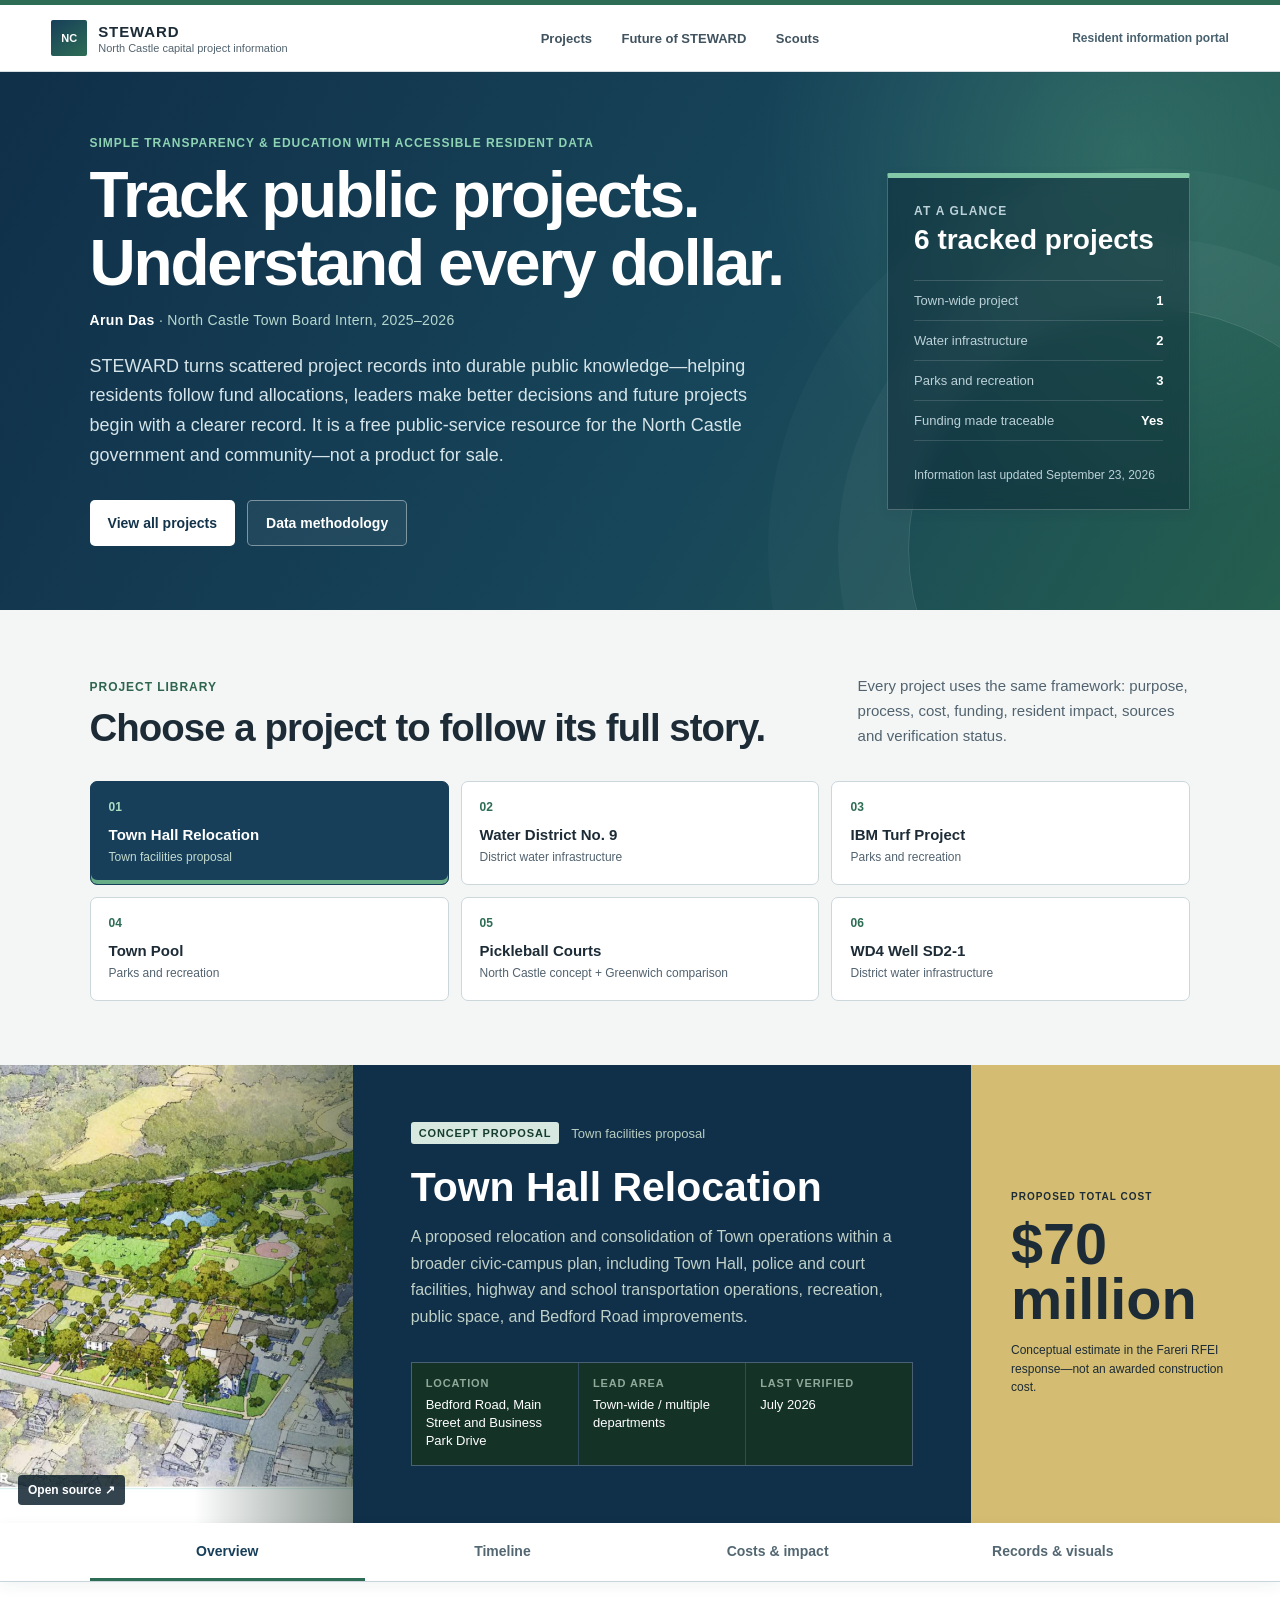
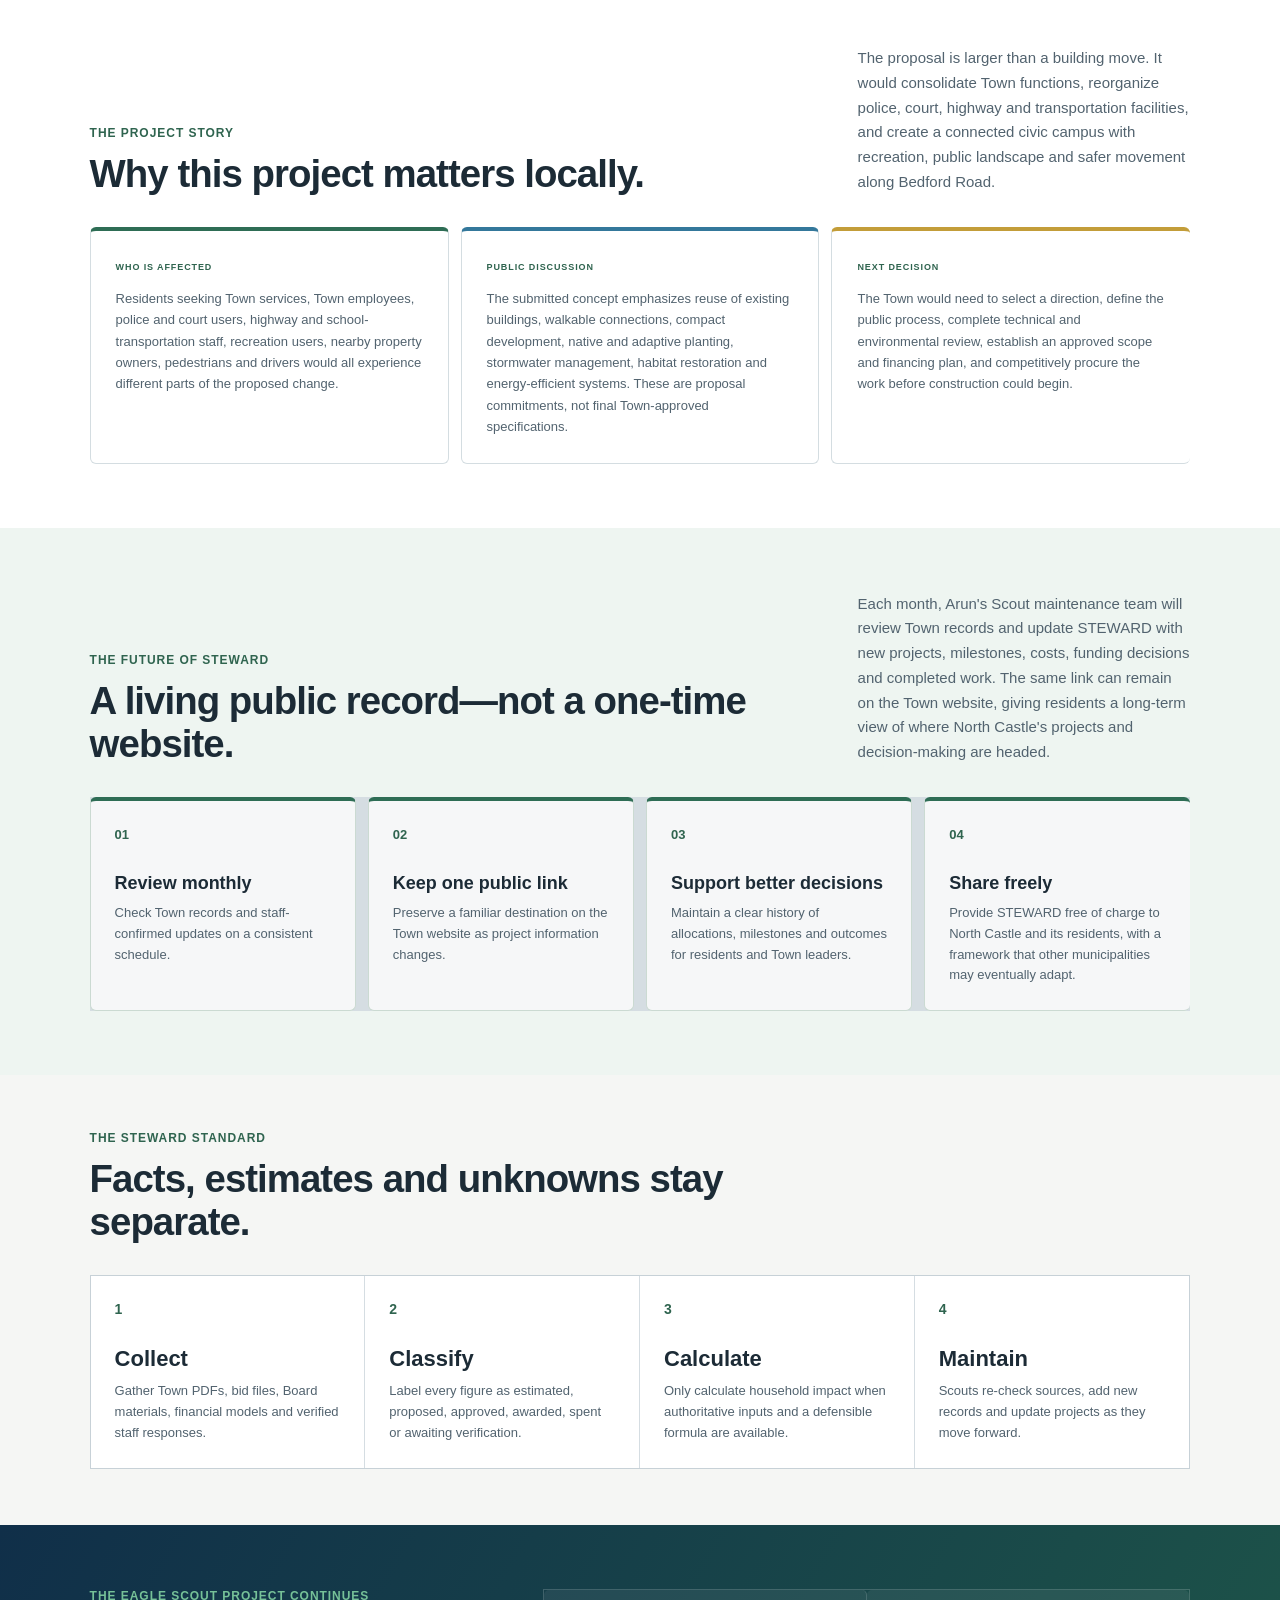
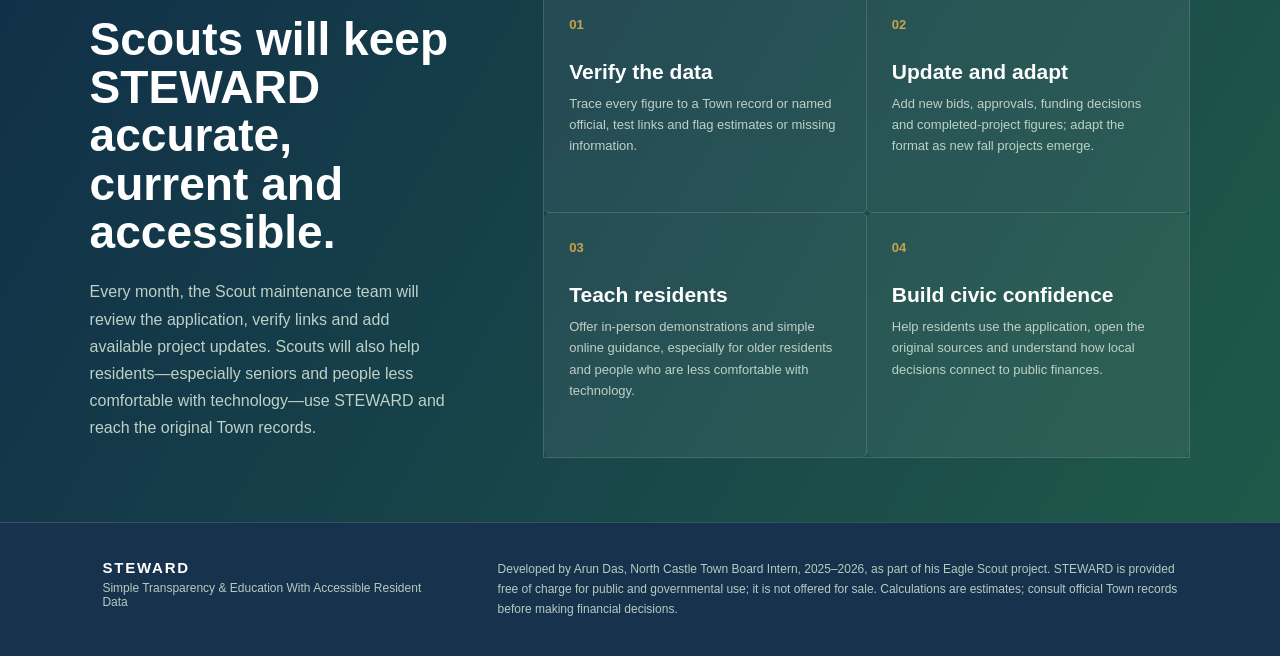
<file: index.html>
<!doctype html>
<html lang="en">
<head>
  <meta charset="utf-8">
  <meta name="viewport" content="width=device-width, initial-scale=1">
  <meta name="description" content="STEWARD helps North Castle residents understand capital projects, funding, timelines and potential household impacts.">
  <title>STEWARD | North Castle Project Explorer</title>
  <link rel="stylesheet" href="styles.css?v=20260923-5">
</head>
<body>
  <header class="site-header">
    <a class="brand" href="#top" aria-label="STEWARD home">
      <span class="brand-mark">NC</span>
      <span><strong>STEWARD</strong><small>North Castle capital project information</small></span>
    </a>
    <nav aria-label="Primary navigation">
      <a href="#projects">Projects</a>
      <a href="#future">Future of STEWARD</a>
      <a href="#scouts">Scouts</a>
    </nav>
    <a class="prototype-tag" href="#methodology" style="text-decoration:none">Resident information portal</a>
  </header>

  <main id="top">
    <section class="hero">
      <div class="hero-copy">
        <p class="eyebrow">Simple Transparency &amp; Education With Accessible Resident Data</p>
        <h1>Track public projects. Understand every dollar.</h1>
        <p class="hero-byline"><strong>Arun Das</strong> · North Castle Town Board Intern, 2025–2026</p>
        <p class="hero-lede">
          STEWARD turns scattered project records into durable public knowledge—helping residents follow fund allocations, leaders make better decisions and future projects begin with a clearer record.
          It is a free public-service resource for the North Castle government and community—not a product for sale.
        </p>
        <div class="hero-actions">
          <a class="button button-primary" href="#projects">View all projects</a>
          <a class="button button-secondary" href="#methodology">Data methodology</a>
        </div>
      </div>
      <aside class="hero-summary" aria-label="Application summary">
        <p>At a glance</p>
        <strong>6 tracked projects</strong>
        <dl>
          <div><dt>Town-wide project</dt><dd>1</dd></div>
          <div><dt>Water infrastructure</dt><dd>2</dd></div>
          <div><dt>Parks and recreation</dt><dd>3</dd></div>
          <div><dt>Funding made traceable</dt><dd>Yes</dd></div>
        </dl>
        <span>Information last updated September 23, 2026</span>
      </aside>
    </section>

    <section class="section projects-section" id="projects">
      <div class="section-heading">
        <div>
          <p class="eyebrow">Project library</p>
          <h2>Choose a project to follow its full story.</h2>
        </div>
        <p>
          Every project uses the same framework: purpose, process, cost, funding,
          resident impact, sources and verification status.
        </p>
      </div>
      <div class="project-tabs" id="projectTabs" role="tablist" aria-label="Select a project"></div>
    </section>

    <section class="project-banner" id="projectBanner">
      <a class="project-visual" id="projectVisual" target="_blank" rel="noreferrer" aria-label="Open the source behind this project image"></a>
      <div class="project-banner-copy">
        <div class="project-meta">
          <span class="status-pill" id="projectStatus"></span>
          <span id="projectCategory"></span>
        </div>
        <h2 id="projectName"></h2>
        <p id="projectSummary"></p>
        <dl class="project-facts">
          <div><dt>Location</dt><dd id="projectLocation"></dd></div>
          <div><dt>Lead area</dt><dd id="projectDepartment"></dd></div>
          <div><dt>Last verified</dt><dd id="projectVerified"></dd></div>
        </dl>
      </div>
      <div class="headline-cost">
        <span id="costLabel"></span>
        <strong id="costValue"></strong>
        <p id="costNote"></p>
      </div>
    </section>
    <div class="comparison-note" id="comparisonNote" hidden></div>

    <nav class="detail-nav" id="detailNav" aria-label="Project information views">
      <button type="button" class="active" data-view="overview">Overview</button>
      <button type="button" data-view="timeline">Timeline</button>
      <button type="button" data-view="finance">Costs &amp; impact</button>
      <button type="button" data-view="evidence">Records &amp; visuals</button>
    </nav>

    <section class="section story-section project-view" id="projectStory" data-view="overview" hidden>
      <div class="section-heading">
        <div><p class="eyebrow">The project story</p><h2>Why this project matters locally.</h2></div>
        <p id="storyContext"></p>
      </div>
      <div class="story-grid">
        <article><span>WHO IS AFFECTED</span><p id="storyPeople"></p></article>
        <article><span>PUBLIC DISCUSSION</span><p id="storyDiscussion"></p></article>
        <article><span>NEXT DECISION</span><p id="storyNext"></p></article>
      </div>
    </section>

    <section class="section timeline-section project-view" id="timeline" data-view="timeline" hidden>
      <div class="section-heading">
        <div>
          <p class="eyebrow">Timeline and process</p>
          <h2>Where the project has been—and what comes next.</h2>
        </div>
        <p>Completed events and future steps are separated so a proposal never looks like an approval.</p>
      </div>
      <ol class="timeline" id="timelineList"></ol>
    </section>

    <section class="section finance-section project-view" id="funding" data-view="finance" hidden>
      <div class="section-heading">
        <div>
          <p class="eyebrow">Costs and funding</p>
          <h2>How the project is assembled financially.</h2>
        </div>
        <p>Amounts retain their original status: estimated, proposed, awarded, spent or still awaiting verification.</p>
      </div>
      <div class="finance-grid">
        <article class="finance-card">
          <header><span>01</span><div><h3>Cost breakdown</h3><p>What the price includes</p></div></header>
          <div id="costBreakdown"></div>
        </article>
        <article class="finance-card">
          <header><span>02</span><div><h3>Funding sources</h3><p>Where the money comes from</p></div></header>
          <div id="fundingBreakdown"></div>
        </article>
      </div>
    </section>

    <section class="impact-section project-view" id="impact" data-view="finance" hidden>
      <div class="impact-intro">
        <p class="eyebrow">Resident impact</p>
        <h2 id="impactHeading"></h2>
        <p id="impactExplanation"></p>
        <div class="benchmark" id="impactBenchmark"></div>
        <p class="attribution" id="impactAttribution"></p>
      </div>
      <div class="calculator" id="calculator"></div>
    </section>

    <section class="section gallery-section project-view" id="gallery" data-view="evidence" hidden>
      <div class="section-heading">
        <div>
          <p class="eyebrow">Project visuals</p>
          <h2>Plans, maps and source-document views.</h2>
        </div>
        <p>Every image includes a caption and source. Missing official images are identified rather than replaced with unrelated stock photography.</p>
      </div>
      <div class="gallery" id="galleryGrid"></div>
    </section>

    <section class="sources-section project-view" id="sources" data-view="evidence" hidden>
      <div class="section-heading section-heading-light">
        <div>
          <p class="eyebrow">Trace every number</p>
          <h2>Open the records behind this project.</h2>
        </div>
        <p>Links open the underlying PDF, Town material or clearly labeled secondary source.</p>
      </div>
      <div class="source-grid" id="sourceGrid"></div>
      <div class="caution-box">
        <strong>Read before using these figures</strong>
        <ul id="cautionList"></ul>
      </div>
    </section>

    <section class="comparison-case project-view" id="comparisonCase" data-view="evidence" hidden>
      <div class="comparison-case-header">
        <p class="eyebrow">Separate neighboring-town case study</p>
        <h2 id="comparisonTitle"></h2>
        <p id="comparisonSummary"></p>
      </div>
      <div class="comparison-case-body">
        <div><h3>Greenwich timeline</h3><ol class="timeline comparison-timeline" id="comparisonTimeline"></ol></div>
        <aside>
          <h3>Funding and outcome</h3><div id="comparisonFinance"></div>
          <h3>What North Castle can learn</h3><ul id="comparisonLessons"></ul>
        </aside>
      </div>
      <div class="comparison-gallery" id="comparisonGallery"></div>
      <div class="comparison-sources" id="comparisonSources"></div>
    </section>

    <section class="section about-section" id="future">
      <div class="section-heading">
        <div>
          <p class="eyebrow">The future of STEWARD</p>
          <h2>A living public record—not a one-time website.</h2>
        </div>
        <p>
          Each month, Arun's Scout maintenance team will review Town records and update STEWARD with new projects, milestones, costs, funding decisions and completed work. The same link can remain on the Town website, giving residents a long-term view of where North Castle's projects and decision-making are headed.
        </p>
      </div>
      <div class="steward-path" aria-label="How STEWARD will continue">
        <article><span>01</span><h3>Review monthly</h3><p>Check Town records and staff-confirmed updates on a consistent schedule.</p></article>
        <article><span>02</span><h3>Keep one public link</h3><p>Preserve a familiar destination on the Town website as project information changes.</p></article>
        <article><span>03</span><h3>Support better decisions</h3><p>Maintain a clear history of allocations, milestones and outcomes for residents and Town leaders.</p></article>
        <article><span>04</span><h3>Share freely</h3><p>Provide STEWARD free of charge to North Castle and its residents, with a framework that other municipalities may eventually adapt.</p></article>
      </div>
    </section>

    <section class="section methodology-section" id="methodology">
      <div class="section-heading">
        <div>
          <p class="eyebrow">The STEWARD standard</p>
          <h2>Facts, estimates and unknowns stay separate.</h2>
        </div>
      </div>
      <div class="method-grid">
        <article><span>1</span><h3>Collect</h3><p>Gather Town PDFs, bid files, Board materials, financial models and verified staff responses.</p></article>
        <article><span>2</span><h3>Classify</h3><p>Label every figure as estimated, proposed, approved, awarded, spent or awaiting verification.</p></article>
        <article><span>3</span><h3>Calculate</h3><p>Only calculate household impact when authoritative inputs and a defensible formula are available.</p></article>
        <article><span>4</span><h3>Maintain</h3><p>Scouts re-check sources, add new records and update projects as they move forward.</p></article>
      </div>
    </section>

    <section class="scout-section" id="scouts">
      <div class="scout-copy">
        <p class="eyebrow">The Eagle Scout project continues</p>
        <h2>Scouts will keep STEWARD accurate, current and accessible.</h2>
        <p>
          Every month, the Scout maintenance team will review the application, verify links and add available project updates. Scouts will also help residents—especially seniors and people less comfortable with technology—use STEWARD and reach the original Town records.
        </p>
      </div>
      <div class="scout-grid">
        <article><span>01</span><h3>Verify the data</h3><p>Trace every figure to a Town record or named official, test links and flag estimates or missing information.</p></article>
        <article><span>02</span><h3>Update and adapt</h3><p>Add new bids, approvals, funding decisions and completed-project figures; adapt the format as new fall projects emerge.</p></article>
        <article><span>03</span><h3>Teach residents</h3><p>Offer in-person demonstrations and simple online guidance, especially for older residents and people who are less comfortable with technology.</p></article>
        <article><span>04</span><h3>Build civic confidence</h3><p>Help residents use the application, open the original sources and understand how local decisions connect to public finances.</p></article>
      </div>
    </section>
  </main>

  <footer>
    <div>
      <strong>STEWARD</strong>
      <span>Simple Transparency & Education With Accessible Resident Data</span>
    </div>
    <p>
      Developed by Arun Das, North Castle Town Board Intern, 2025–2026, as part of his Eagle Scout project. STEWARD is provided free of charge for public and governmental use; it is not offered for sale.
      Calculations are estimates; consult official Town records before making financial decisions.
    </p>
  </footer>

  <script src="data/projects.js?v=20260923-4"></script>
  <script src="steward-v5.js"></script>
</body>
</html>
</file>
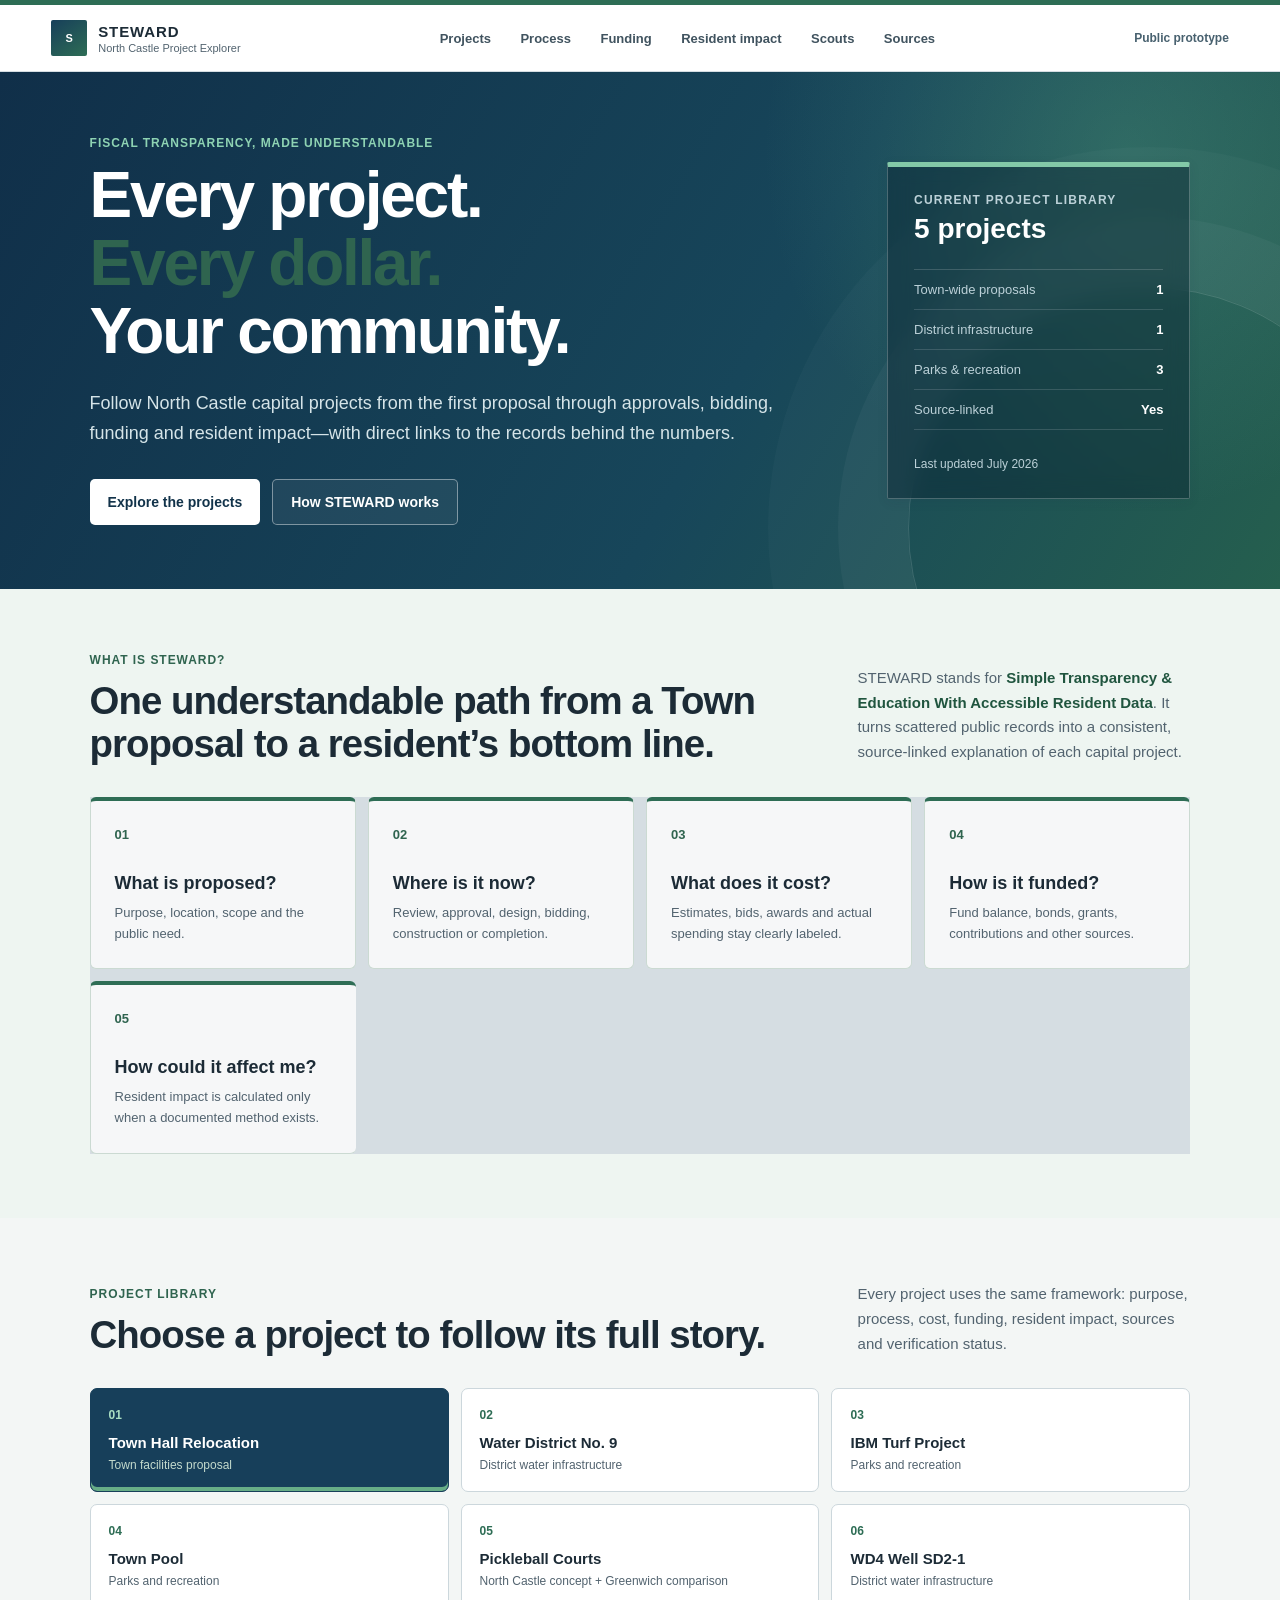
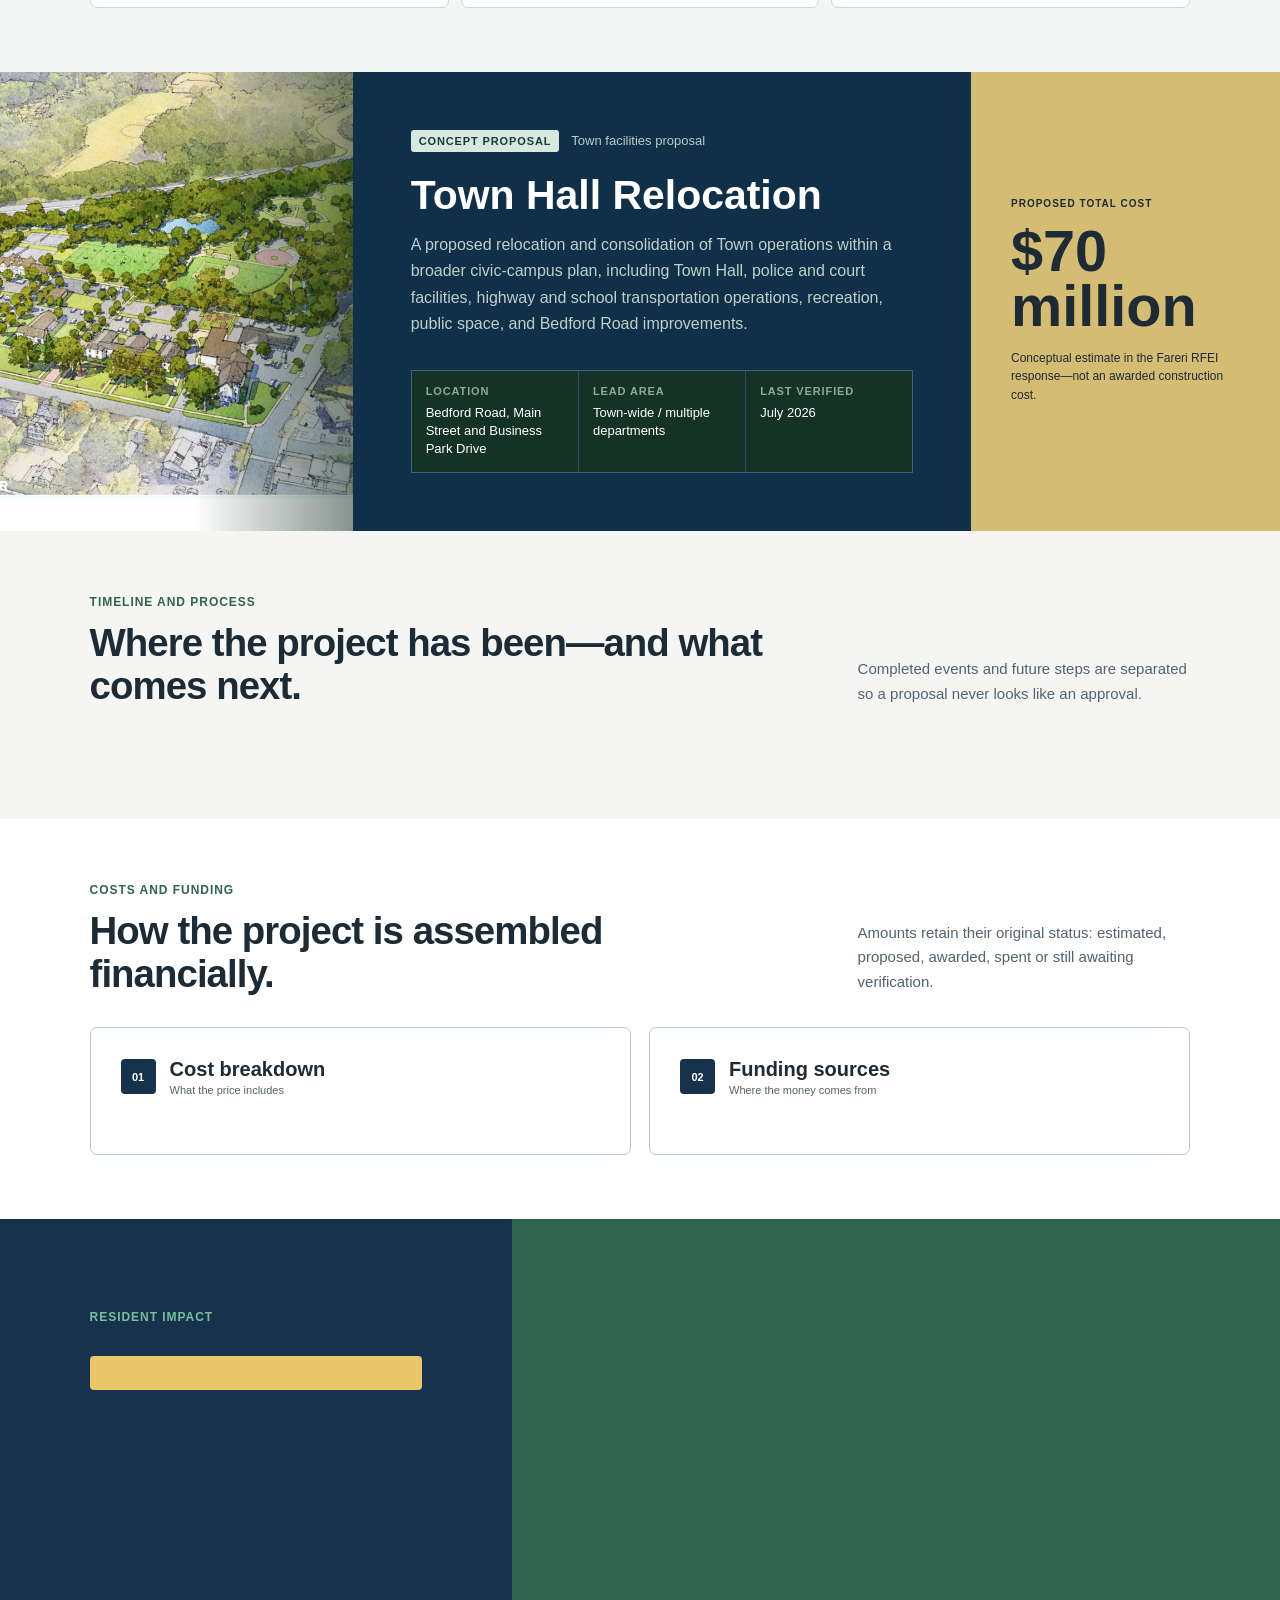
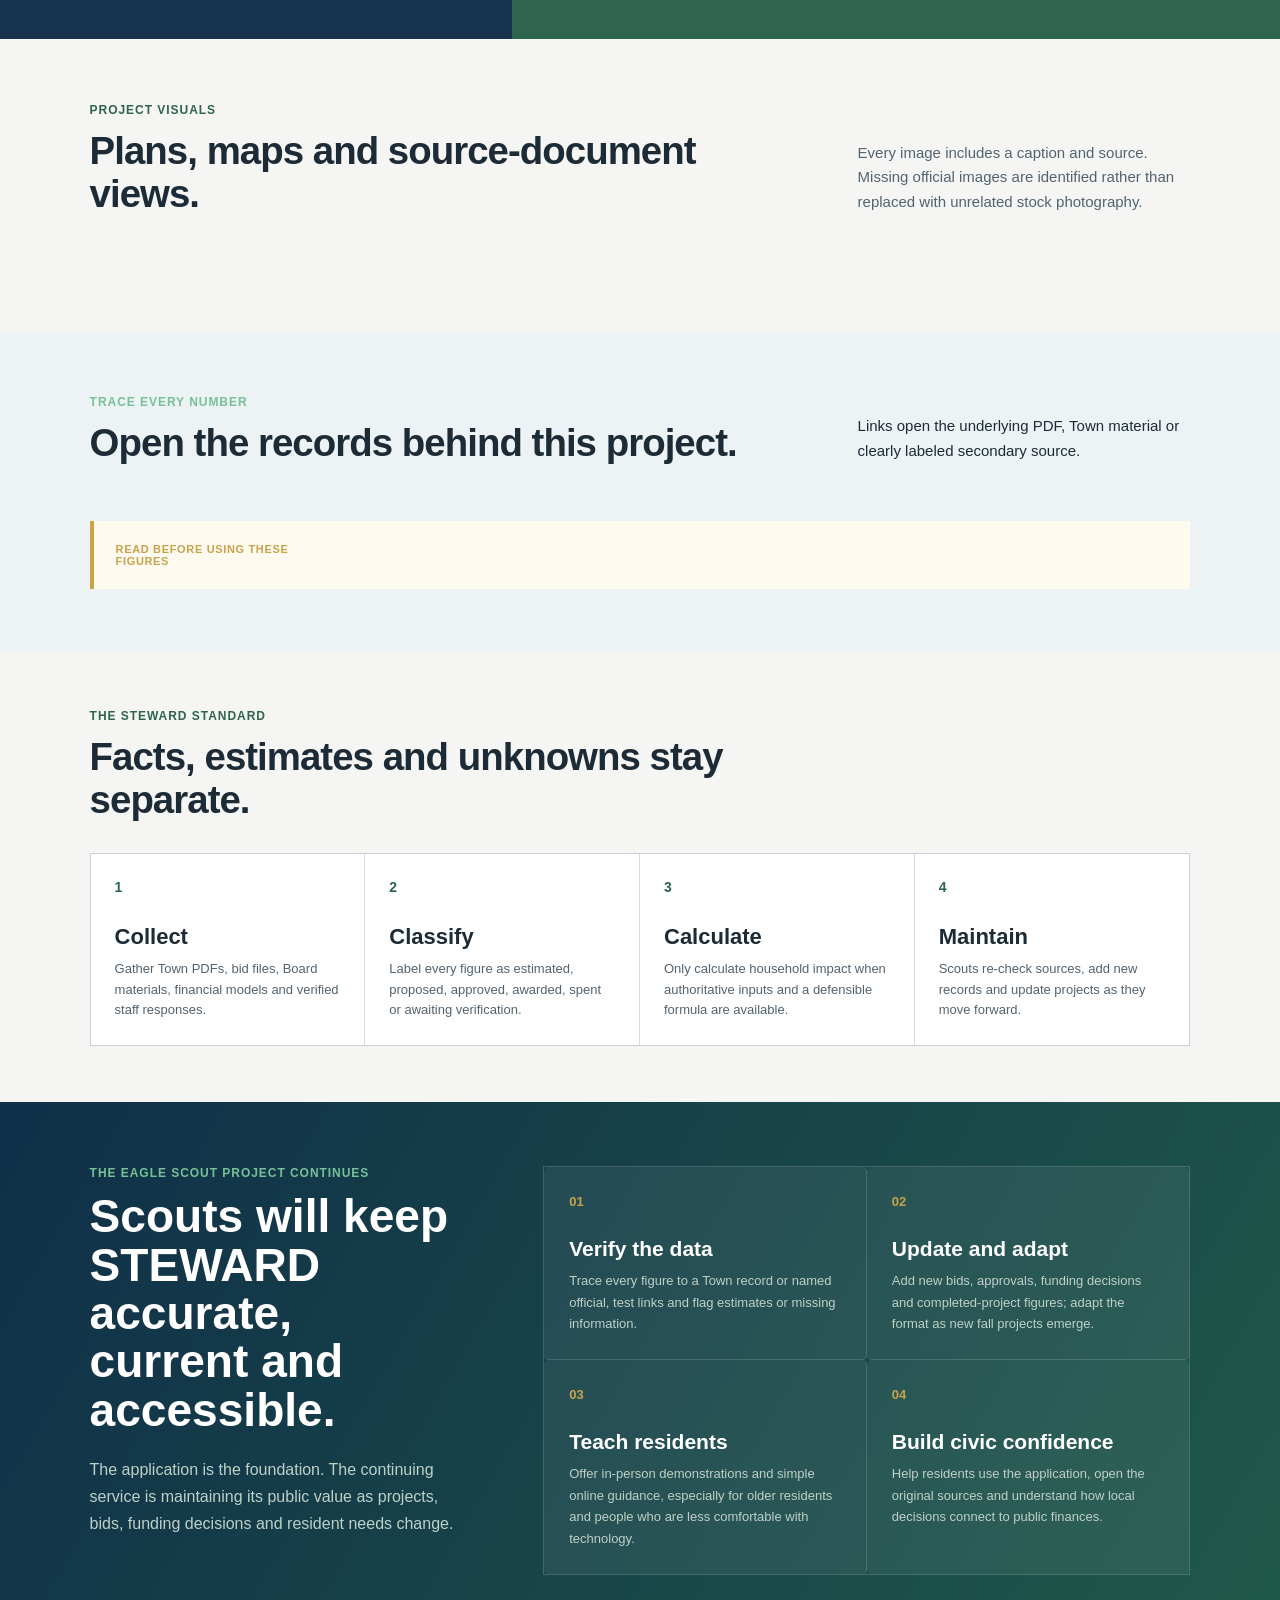
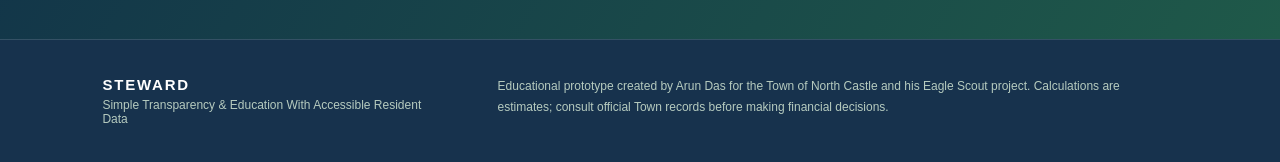
<file: index.v2.html>
<!doctype html>
<html lang="en">
<head>
  <meta charset="utf-8">
  <meta name="viewport" content="width=device-width, initial-scale=1">
  <meta name="description" content="STEWARD helps North Castle residents understand capital projects, funding, timelines and potential household impacts.">
  <title>STEWARD | North Castle Project Explorer</title>
  <link rel="stylesheet" href="styles.css">
</head>
<body>
  <header class="site-header">
    <a class="brand" href="#top" aria-label="STEWARD home">
      <span class="brand-mark">S</span>
      <span><strong>STEWARD</strong><small>North Castle Project Explorer</small></span>
    </a>
    <nav aria-label="Primary navigation">
      <a href="#projects">Projects</a>
      <a href="#timeline">Process</a>
      <a href="#funding">Funding</a>
      <a href="#impact">Resident impact</a>
      <a href="#scouts">Scouts</a>
      <a href="#sources">Sources</a>
    </nav>
    <span class="prototype-tag">Public prototype</span>
  </header>

  <main id="top">
    <section class="hero">
      <div class="hero-copy">
        <p class="eyebrow">Fiscal transparency, made understandable</p>
        <h1>Every project.<br><em>Every dollar.</em><br>Your community.</h1>
        <p class="hero-lede">
          Follow North Castle capital projects from the first proposal through approvals,
          bidding, funding and resident impact—with direct links to the records behind the numbers.
        </p>
        <div class="hero-actions">
          <a class="button button-primary" href="#projects">Explore the projects</a>
          <a class="button button-secondary" href="#methodology">How STEWARD works</a>
        </div>
      </div>
      <aside class="hero-summary" aria-label="Application summary">
        <p>Current project library</p>
        <strong>5 projects</strong>
        <dl>
          <div><dt>Town-wide proposals</dt><dd>1</dd></div>
          <div><dt>District infrastructure</dt><dd>1</dd></div>
          <div><dt>Parks & recreation</dt><dd>3</dd></div>
          <div><dt>Source-linked</dt><dd>Yes</dd></div>
        </dl>
        <span>Last updated July 2026</span>
      </aside>
    </section>

    <section class="section about-section" id="about">
      <div class="section-heading">
        <div>
          <p class="eyebrow">What is STEWARD?</p>
          <h2>One understandable path from a Town proposal to a resident’s bottom line.</h2>
        </div>
        <p>
          STEWARD stands for <strong>Simple Transparency &amp; Education With Accessible Resident Data</strong>.
          It turns scattered public records into a consistent, source-linked explanation of each capital project.
        </p>
      </div>
      <div class="steward-path" aria-label="How STEWARD organizes a capital project">
        <article><span>01</span><h3>What is proposed?</h3><p>Purpose, location, scope and the public need.</p></article>
        <article><span>02</span><h3>Where is it now?</h3><p>Review, approval, design, bidding, construction or completion.</p></article>
        <article><span>03</span><h3>What does it cost?</h3><p>Estimates, bids, awards and actual spending stay clearly labeled.</p></article>
        <article><span>04</span><h3>How is it funded?</h3><p>Fund balance, bonds, grants, contributions and other sources.</p></article>
        <article><span>05</span><h3>How could it affect me?</h3><p>Resident impact is calculated only when a documented method exists.</p></article>
      </div>
    </section>

    <section class="section projects-section" id="projects">
      <div class="section-heading">
        <div>
          <p class="eyebrow">Project library</p>
          <h2>Choose a project to follow its full story.</h2>
        </div>
        <p>
          Every project uses the same framework: purpose, process, cost, funding,
          resident impact, sources and verification status.
        </p>
      </div>
      <div class="project-tabs" id="projectTabs" role="tablist" aria-label="Select a project"></div>
    </section>

    <section class="project-banner" id="projectBanner">
      <div class="project-visual" id="projectVisual"></div>
      <div class="project-banner-copy">
        <div class="project-meta">
          <span class="status-pill" id="projectStatus"></span>
          <span id="projectCategory"></span>
        </div>
        <h2 id="projectName"></h2>
        <p id="projectSummary"></p>
        <dl class="project-facts">
          <div><dt>Location</dt><dd id="projectLocation"></dd></div>
          <div><dt>Lead area</dt><dd id="projectDepartment"></dd></div>
          <div><dt>Last verified</dt><dd id="projectVerified"></dd></div>
        </dl>
      </div>
      <div class="headline-cost">
        <span id="costLabel"></span>
        <strong id="costValue"></strong>
        <p id="costNote"></p>
      </div>
    </section>
    <div class="comparison-note" id="comparisonNote" hidden></div>

    <section class="section timeline-section" id="timeline">
      <div class="section-heading">
        <div>
          <p class="eyebrow">Timeline and process</p>
          <h2>Where the project has been—and what comes next.</h2>
        </div>
        <p>Completed events and future steps are separated so a proposal never looks like an approval.</p>
      </div>
      <ol class="timeline" id="timelineList"></ol>
    </section>

    <section class="section finance-section" id="funding">
      <div class="section-heading">
        <div>
          <p class="eyebrow">Costs and funding</p>
          <h2>How the project is assembled financially.</h2>
        </div>
        <p>Amounts retain their original status: estimated, proposed, awarded, spent or still awaiting verification.</p>
      </div>
      <div class="finance-grid">
        <article class="finance-card">
          <header><span>01</span><div><h3>Cost breakdown</h3><p>What the price includes</p></div></header>
          <div id="costBreakdown"></div>
        </article>
        <article class="finance-card">
          <header><span>02</span><div><h3>Funding sources</h3><p>Where the money comes from</p></div></header>
          <div id="fundingBreakdown"></div>
        </article>
      </div>
    </section>

    <section class="impact-section" id="impact">
      <div class="impact-intro">
        <p class="eyebrow">Resident impact</p>
        <h2 id="impactHeading"></h2>
        <p id="impactExplanation"></p>
        <div class="benchmark" id="impactBenchmark"></div>
        <p class="attribution" id="impactAttribution"></p>
      </div>
      <div class="calculator" id="calculator"></div>
    </section>

    <section class="section gallery-section" id="gallery">
      <div class="section-heading">
        <div>
          <p class="eyebrow">Project visuals</p>
          <h2>Plans, maps and source-document views.</h2>
        </div>
        <p>Every image includes a caption and source. Missing official images are identified rather than replaced with unrelated stock photography.</p>
      </div>
      <div class="gallery" id="galleryGrid"></div>
    </section>

    <section class="sources-section" id="sources">
      <div class="section-heading section-heading-light">
        <div>
          <p class="eyebrow">Trace every number</p>
          <h2>Open the records behind this project.</h2>
        </div>
        <p>Links open the underlying PDF, Town material or clearly labeled secondary source.</p>
      </div>
      <div class="source-grid" id="sourceGrid"></div>
      <div class="caution-box">
        <strong>Read before using these figures</strong>
        <ul id="cautionList"></ul>
      </div>
    </section>

    <section class="section methodology-section" id="methodology">
      <div class="section-heading">
        <div>
          <p class="eyebrow">The STEWARD standard</p>
          <h2>Facts, estimates and unknowns stay separate.</h2>
        </div>
      </div>
      <div class="method-grid">
        <article><span>1</span><h3>Collect</h3><p>Gather Town PDFs, bid files, Board materials, financial models and verified staff responses.</p></article>
        <article><span>2</span><h3>Classify</h3><p>Label every figure as estimated, proposed, approved, awarded, spent or awaiting verification.</p></article>
        <article><span>3</span><h3>Calculate</h3><p>Only calculate household impact when authoritative inputs and a defensible formula are available.</p></article>
        <article><span>4</span><h3>Maintain</h3><p>Scouts re-check sources, add new records and update projects as they move forward.</p></article>
      </div>
    </section>

    <section class="scout-section" id="scouts">
      <div class="scout-copy">
        <p class="eyebrow">The Eagle Scout project continues</p>
        <h2>Scouts will keep STEWARD accurate, current and accessible.</h2>
        <p>
          The application is the foundation. The continuing service is maintaining its public value
          as projects, bids, funding decisions and resident needs change.
        </p>
      </div>
      <div class="scout-grid">
        <article><span>01</span><h3>Verify the data</h3><p>Trace every figure to a Town record or named official, test links and flag estimates or missing information.</p></article>
        <article><span>02</span><h3>Update and adapt</h3><p>Add new bids, approvals, funding decisions and completed-project figures; adapt the format as new fall projects emerge.</p></article>
        <article><span>03</span><h3>Teach residents</h3><p>Offer in-person demonstrations and simple online guidance, especially for older residents and people who are less comfortable with technology.</p></article>
        <article><span>04</span><h3>Build civic confidence</h3><p>Help residents use the application, open the original sources and understand how local decisions connect to public finances.</p></article>
      </div>
    </section>
  </main>

  <footer>
    <div>
      <strong>STEWARD</strong>
      <span>Simple Transparency & Education With Accessible Resident Data</span>
    </div>
    <p>
      Educational prototype created by Arun Das for the Town of North Castle and his Eagle Scout project.
      Calculations are estimates; consult official Town records before making financial decisions.
    </p>
  </footer>

  <script src="data/projects.js"></script>
  <script src="app.js"></script>
</body>
</html>
</file>
<file: styles.css>
:root {
  --ink: #10271d;
  --ink-2: #17382a;
  --green: #155c3c;
  --green-2: #277b55;
  --mint: #e7f1eb;
  --cream: #f5f3ec;
  --paper: #fffefa;
  --line: #d7e2da;
  --muted: #5a7066;
  --gold: #d5a43c;
  --navy: #17374a;
  --blue: #347ca3;
  --shadow: 0 24px 60px rgba(16, 39, 29, 0.1);
}

* { box-sizing: border-box; }
html { scroll-behavior: smooth; }
body {
  margin: 0;
  color: var(--ink);
  background: var(--cream);
  font-family: Inter, ui-sans-serif, system-ui, -apple-system, BlinkMacSystemFont, "Segoe UI", sans-serif;
  -webkit-font-smoothing: antialiased;
}
button, input, select { font: inherit; }
a { color: inherit; }
img { max-width: 100%; }

.site-header {
  position: sticky;
  top: 0;
  z-index: 50;
  display: flex;
  align-items: center;
  justify-content: space-between;
  min-height: 76px;
  padding: 0 clamp(20px, 5vw, 72px);
  background: rgba(245, 243, 236, 0.94);
  backdrop-filter: blur(16px);
  border-bottom: 1px solid rgba(21, 92, 60, 0.14);
}

.brand {
  display: flex;
  align-items: center;
  gap: 11px;
  text-decoration: none;
}
.brand-mark {
  display: grid;
  place-items: center;
  width: 39px;
  height: 39px;
  border-radius: 50%;
  color: #fff;
  background: var(--green);
  font: 700 21px Georgia, serif;
}
.brand strong, .brand small { display: block; }
.brand strong { font: 700 17px Georgia, serif; letter-spacing: 0.12em; }
.brand small { margin-top: 2px; color: var(--muted); font-size: 10px; }

.site-header nav { display: flex; gap: clamp(14px, 2.3vw, 30px); }
.site-header nav a {
  color: var(--muted);
  font-size: 12px;
  font-weight: 750;
  text-decoration: none;
}
.site-header nav a:hover { color: var(--green); }
.prototype-tag, .status-pill {
  padding: 7px 11px;
  border-radius: 999px;
  color: var(--green);
  background: var(--mint);
  font-size: 10px;
  font-weight: 850;
  letter-spacing: 0.08em;
  text-transform: uppercase;
}

.hero {
  display: grid;
  grid-template-columns: 1.4fr 0.7fr;
  gap: clamp(45px, 7vw, 100px);
  align-items: center;
  min-height: 670px;
  padding: 96px clamp(24px, 8vw, 120px);
  background:
    radial-gradient(circle at 82% 12%, rgba(213, 164, 60, 0.2), transparent 25%),
    linear-gradient(135deg, #faf9f4, #eaf2ec);
  border-bottom: 1px solid var(--line);
}
.eyebrow {
  margin: 0 0 15px;
  color: var(--green-2);
  font-size: 11px;
  font-weight: 850;
  letter-spacing: 0.15em;
  text-transform: uppercase;
}
.hero h1 {
  max-width: 830px;
  margin: 0;
  font: 600 clamp(54px, 7vw, 94px)/0.96 Georgia, serif;
  letter-spacing: -0.045em;
}
.hero h1 em { color: var(--green); font-style: normal; }
.hero-lede {
  max-width: 660px;
  margin: 28px 0 32px;
  color: var(--muted);
  font-size: 18px;
  line-height: 1.7;
}
.hero-actions { display: flex; flex-wrap: wrap; gap: 12px; }
.button {
  display: inline-flex;
  align-items: center;
  justify-content: center;
  min-height: 48px;
  padding: 0 20px;
  border-radius: 9px;
  font-size: 12px;
  font-weight: 800;
  text-decoration: none;
}
.button-primary { color: white; background: var(--green); box-shadow: 0 12px 24px rgba(21, 92, 60, 0.17); }
.button-secondary { background: white; border: 1px solid var(--line); }
.hero-summary {
  padding: 30px;
  color: white;
  background: var(--green);
  border-radius: 18px;
  box-shadow: var(--shadow);
}
.hero-summary > p {
  margin: 0 0 6px;
  color: #bbd6c7;
  font-size: 10px;
  font-weight: 850;
  letter-spacing: 0.1em;
  text-transform: uppercase;
}
.hero-summary > strong { font: 600 44px Georgia, serif; }
.hero-summary dl { margin: 24px 0; border-top: 1px solid rgba(255,255,255,0.15); }
.hero-summary dl div {
  display: flex;
  justify-content: space-between;
  gap: 15px;
  padding: 12px 0;
  border-bottom: 1px solid rgba(255,255,255,0.13);
}
.hero-summary dt { color: #c8ddd1; font-size: 12px; }
.hero-summary dd { margin: 0; font-weight: 800; }
.hero-summary > span { color: #c8ddd1; font-size: 10px; }

.section, .sources-section {
  padding: 88px clamp(24px, 8vw, 120px);
}
.section-heading {
  display: flex;
  align-items: end;
  justify-content: space-between;
  gap: 55px;
  margin-bottom: 38px;
}
.section-heading h2 {
  max-width: 780px;
  margin: 0;
  font: 600 clamp(34px, 4.2vw, 54px)/1.05 Georgia, serif;
  letter-spacing: -0.03em;
}
.section-heading > p {
  max-width: 480px;
  margin: 0;
  color: var(--muted);
  line-height: 1.65;
}

.projects-section { background: var(--paper); }
.project-tabs {
  display: grid;
  grid-template-columns: repeat(4, 1fr);
  gap: 10px;
}
.project-tab {
  min-height: 148px;
  padding: 18px;
  text-align: left;
  color: var(--ink);
  background: var(--cream);
  border: 1px solid var(--line);
  border-radius: 12px;
  cursor: pointer;
  transition: transform 0.18s ease, background 0.18s ease;
}
.project-tab:hover { transform: translateY(-2px); }
.project-tab > span {
  display: block;
  margin-bottom: 22px;
  color: var(--green);
  font: 700 12px Georgia, serif;
}
.project-tab strong, .project-tab small { display: block; }
.project-tab strong { margin-bottom: 6px; font-size: 14px; }
.project-tab small { color: var(--muted); line-height: 1.35; }
.project-tab.active {
  color: white;
  background: var(--green);
  border-color: var(--green);
  box-shadow: 0 14px 30px rgba(21,92,60,0.16);
}
.project-tab.active > span { color: var(--gold); }
.project-tab.active small { color: #c3dacd; }

.project-banner {
  display: grid;
  grid-template-columns: minmax(260px, 0.9fr) minmax(380px, 1.35fr) minmax(250px, 0.65fr);
  min-height: 390px;
  background: var(--ink);
  color: white;
}
.story-section { background: #f4f7f5; }
.story-grid { display: grid; grid-template-columns: repeat(3, 1fr); gap: 12px; }
.story-grid article { padding: 25px; background: white; border: 1px solid var(--line); border-radius: 12px; }
.story-grid span { color: var(--green); font-size: 9px; font-weight: 850; letter-spacing: .1em; }
.story-grid p { margin: 14px 0 0; color: var(--muted); font-size: 13px; line-height: 1.65; }
.comparison-case { padding: clamp(55px, 8vw, 110px); color: white; background: #173247; }
.comparison-case-header { max-width: 850px; }
.comparison-case-header h2 { margin: 0 0 18px; font: 600 clamp(38px, 5vw, 60px)/1.05 Georgia, serif; }
.comparison-case-header > p:last-child { color: #c5d4dc; line-height: 1.7; }
.comparison-case-body { display: grid; grid-template-columns: 1.35fr .65fr; gap: 55px; margin-top: 45px; }
.comparison-case-body > div > h3, .comparison-case-body aside > h3 { margin: 0 0 20px; color: var(--gold); font: 600 23px Georgia, serif; }
.comparison-case .timeline { padding: 0; }
.comparison-case .timeline li { color: var(--ink); background: white; }
.comparison-case aside { padding: 28px; background: rgba(255,255,255,.07); border: 1px solid rgba(255,255,255,.14); border-radius: 13px; }
.comparison-figure { padding: 14px 0; border-bottom: 1px solid rgba(255,255,255,.15); }
.comparison-figure span, .comparison-figure small { display: block; color: #bfd0da; }
.comparison-figure strong { display: block; margin: 5px 0; color: white; font: 600 25px Georgia, serif; }
.comparison-case aside ul { padding-left: 18px; color: #d2dee4; line-height: 1.65; }
.comparison-gallery { display: grid; grid-template-columns: repeat(2,1fr); gap: 12px; margin-top: 35px; }
.comparison-gallery figure { margin: 0; overflow: hidden; background: white; border-radius: 12px; }
.comparison-gallery img { width: 100%; height: 280px; object-fit: cover; }
.comparison-gallery figcaption { padding: 15px; color: var(--muted); font-size: 11px; }
.comparison-gallery figcaption strong { display: block; color: var(--ink); }
.comparison-sources { display: grid; grid-template-columns: repeat(3,1fr); gap: 10px; margin-top: 18px; }
.comparison-sources a { padding: 16px; color: white; text-decoration: none; background: rgba(255,255,255,.06); border: 1px solid rgba(255,255,255,.14); border-radius: 9px; }
.comparison-sources strong, .comparison-sources span { display: block; }
.comparison-sources span { margin-top: 6px; color: #bfd0da; font-size: 10px; }
.project-visual {
  min-height: 390px;
  background: #dce8df center/cover no-repeat;
  position: relative;
}
.project-visual::after {
  content: "";
  position: absolute;
  inset: 0;
  background: linear-gradient(90deg, transparent 55%, rgba(16,39,29,0.5));
}
.project-visual.turf-visual {
  background:
    linear-gradient(0deg, rgba(10,44,28,0.12), rgba(10,44,28,0.12)),
    repeating-linear-gradient(90deg, #247d45 0 70px, #2f8b50 70px 140px);
}
.project-visual.turf-visual::before {
  content: "IBM COMMUNITY PARK";
  position: absolute;
  inset: 0;
  display: grid;
  place-items: center;
  color: rgba(255,255,255,0.82);
  border: 3px solid rgba(255,255,255,0.65);
  margin: 42px;
  font: 800 clamp(20px, 3vw, 36px)/1.1 Georgia, serif;
  letter-spacing: 0.08em;
  text-align: center;
}
.project-banner-copy { padding: clamp(34px, 5vw, 64px); }
.project-meta { display: flex; flex-wrap: wrap; align-items: center; gap: 12px; color: #b8cdc1; font-size: 11px; }
.project-banner-copy h2 { margin: 24px 0 16px; font: 600 clamp(34px, 4vw, 54px)/1.03 Georgia, serif; }
.project-banner-copy > p { max-width: 700px; color: #bfd0c7; line-height: 1.65; }
.project-facts {
  display: grid;
  grid-template-columns: repeat(3, 1fr);
  gap: 1px;
  margin: 32px 0 0;
  background: rgba(255,255,255,0.13);
  border: 1px solid rgba(255,255,255,0.13);
  border-radius: 9px;
  overflow: hidden;
}
.project-facts div { padding: 14px; background: #153226; }
.project-facts dt { color: #8fa99b; font-size: 9px; font-weight: 800; letter-spacing: 0.08em; text-transform: uppercase; }
.project-facts dd { margin: 7px 0 0; font-size: 11px; line-height: 1.4; }
.headline-cost {
  display: flex;
  flex-direction: column;
  justify-content: center;
  padding: 40px;
  color: var(--ink);
  background: var(--gold);
}
.headline-cost > span { font-size: 10px; font-weight: 850; letter-spacing: 0.1em; text-transform: uppercase; }
.headline-cost strong { display: block; margin: 15px 0; font: 700 clamp(40px, 5vw, 65px)/0.95 Georgia, serif; }
.headline-cost p { margin: 0; font-size: 11px; line-height: 1.55; }
.comparison-note {
  padding: 20px clamp(24px, 8vw, 120px);
  color: #4a3508;
  background: #fff3d6;
  border-top: 1px solid #ead198;
  border-bottom: 1px solid #ead198;
}
.comparison-note strong { font: 700 18px Georgia, serif; }
.comparison-note p { max-width: 1050px; margin: 6px 0 0; font-size: 13px; line-height: 1.6; }

.about-section { background: var(--paper); }
.steward-path {
  display: grid;
  grid-template-columns: repeat(5, 1fr);
  gap: 1px;
  overflow: hidden;
  background: var(--line);
  border: 1px solid var(--line);
  border-radius: 14px;
}
.steward-path article { min-height: 205px; padding: 24px; background: var(--cream); }
.steward-path span, .scout-grid span { color: var(--green); font: 700 13px Georgia, serif; }
.steward-path h3 { margin: 30px 0 9px; font: 600 19px Georgia, serif; }
.steward-path p { margin: 0; color: var(--muted); font-size: 12px; line-height: 1.6; }

.timeline-section { background: #f9f8f3; }
.timeline {
  display: grid;
  grid-template-columns: repeat(5, 1fr);
  gap: 1px;
  padding: 0;
  overflow: hidden;
  list-style: none;
  background: var(--line);
  border: 1px solid var(--line);
  border-radius: 13px;
}
.timeline li { position: relative; min-height: 270px; padding: 24px; background: white; }
.timeline li::before {
  content: "";
  display: block;
  width: 10px;
  height: 10px;
  margin-bottom: 28px;
  border-radius: 50%;
  background: var(--green);
  box-shadow: 0 0 0 6px var(--mint);
}
.timeline li.future::before { background: var(--gold); box-shadow: 0 0 0 6px #fbf1d9; }
.timeline li.unknown::before { background: #87928d; box-shadow: 0 0 0 6px #ebeeec; }
.timeline time { color: var(--green-2); font-size: 10px; font-weight: 850; letter-spacing: 0.06em; text-transform: uppercase; }
.timeline h3 { margin: 13px 0 9px; font: 600 19px Georgia, serif; line-height: 1.2; }
.timeline p { margin: 0; color: var(--muted); font-size: 12px; line-height: 1.6; }

.finance-section { background: var(--cream); }
.finance-grid { display: grid; grid-template-columns: 1fr 1fr; gap: 16px; }
.finance-card { padding: 30px; background: white; border: 1px solid var(--line); border-radius: 15px; box-shadow: 0 12px 30px rgba(16,39,29,0.05); }
.finance-card header { display: flex; align-items: center; gap: 14px; margin-bottom: 28px; }
.finance-card header > span {
  display: grid;
  place-items: center;
  width: 35px;
  height: 35px;
  flex: 0 0 auto;
  border-radius: 50%;
  color: white;
  background: var(--green);
  font-size: 11px;
  font-weight: 800;
}
.finance-card h3, .finance-card header p { margin: 0; }
.finance-card h3 { font: 600 22px Georgia, serif; }
.finance-card header p { margin-top: 3px; color: var(--muted); font-size: 11px; }
.finance-row { margin-bottom: 18px; }
.finance-row-copy { display: flex; align-items: baseline; justify-content: space-between; gap: 16px; margin-bottom: 7px; }
.finance-row-copy span { color: var(--muted); font-size: 12px; }
.finance-row-copy strong { color: var(--green); font-size: 13px; white-space: nowrap; }
.finance-row-copy small { color: #899991; font-size: 9px; }
.bar { height: 8px; overflow: hidden; background: var(--mint); border-radius: 99px; }
.bar i { display: block; height: 100%; border-radius: inherit; background: linear-gradient(90deg, var(--green-2), var(--gold)); }
.finance-total { display: flex; justify-content: space-between; gap: 20px; margin-top: 25px; padding-top: 18px; border-top: 2px solid var(--ink); font: 700 16px Georgia, serif; }

.impact-section {
  display: grid;
  grid-template-columns: 0.8fr 1.2fr;
  min-height: 560px;
  background: var(--green);
  color: white;
}
.impact-intro, .calculator { padding: clamp(40px, 7vw, 95px); }
.impact-intro { background: var(--ink); }
.impact-intro .eyebrow { color: #76c198; }
.impact-intro h2 { margin: 0 0 22px; font: 600 clamp(38px, 4vw, 56px)/1.05 Georgia, serif; }
.impact-intro > p { color: #bed1c7; line-height: 1.65; }
.benchmark { margin-top: 28px; padding: 17px; color: var(--ink); background: var(--gold); border-radius: 9px; font-weight: 800; line-height: 1.45; }
.attribution { margin-top: 20px; font-size: 10px; }
.calculator { display: flex; flex-direction: column; justify-content: center; }
.calculator .empty-impact { padding: 28px; background: rgba(255,255,255,0.1); border: 1px solid rgba(255,255,255,0.17); border-radius: 13px; }
.empty-impact strong { display: block; margin-bottom: 9px; font: 600 24px Georgia, serif; }
.empty-impact p { margin: 0; color: #d1e3d8; line-height: 1.6; }
.control-title { color: #c2dbcd; font-size: 10px; font-weight: 850; letter-spacing: 0.08em; text-transform: uppercase; }
.assessment-display { margin: 12px 0 18px; font: 600 clamp(52px, 6vw, 78px)/1 Georgia, serif; letter-spacing: -0.04em; }
.calculator input[type="range"] { width: 100%; accent-color: var(--gold); }
.range-labels { display: flex; justify-content: space-between; margin-top: 7px; color: #b8d0c2; font-size: 10px; }
.exact-input { display: flex; align-items: center; margin-top: 18px; overflow: hidden; background: rgba(255,255,255,0.1); border: 1px solid rgba(255,255,255,0.19); border-radius: 8px; }
.exact-input span { padding: 0 14px; color: var(--gold); }
.exact-input input { width: 100%; padding: 12px; color: white; background: transparent; border: 0; border-left: 1px solid rgba(255,255,255,0.15); outline: 0; }
.scenario-controls { display: grid; grid-template-columns: 1fr 1fr; gap: 12px; margin-top: 20px; }
.scenario-controls label { color: #c2dbcd; font-size: 10px; font-weight: 800; text-transform: uppercase; }
.scenario-controls select { width: 100%; margin-top: 7px; padding: 11px; color: var(--ink); background: white; border: 0; border-radius: 7px; }
.result-card { margin-top: 28px; padding: 22px; color: var(--ink); background: white; border-radius: 12px; }
.result-card > span { color: var(--green); font-size: 10px; font-weight: 850; letter-spacing: 0.08em; text-transform: uppercase; }
.result-amount { margin: 8px 0 4px; color: var(--green); font: 700 clamp(44px, 5vw, 65px)/1 Georgia, serif; }
.result-card > p { margin: 0; color: var(--muted); }
.formula { margin-top: 15px; padding-top: 13px; border-top: 1px solid var(--line); color: var(--muted); font: 11px ui-monospace, SFMono-Regular, Menlo, monospace; }

.gallery-section { background: var(--paper); }
.gallery { display: grid; grid-template-columns: repeat(2, 1fr); gap: 12px; }
.gallery figure { margin: 0; overflow: hidden; background: var(--cream); border: 1px solid var(--line); border-radius: 12px; }
.gallery img { display: block; width: 100%; height: 330px; object-fit: cover; object-position: top; background: #e2e8e4; }
.gallery figcaption { padding: 17px; color: var(--muted); font-size: 12px; line-height: 1.5; }
.gallery figcaption strong { display: block; margin-bottom: 4px; color: var(--ink); font-size: 13px; }
.gallery-link { display: block; overflow: hidden; background: #e8edef; }
.gallery-link img { transition: transform .22s ease, filter .22s ease; }
.gallery-link:hover img { transform: scale(1.012); filter: saturate(1.05); }
.gallery figure.document-view img { object-fit: contain; object-position: center; padding: 8px; background: #edf2f4; }
.gallery figcaption > span { display: block; }
.gallery figcaption > a { display: inline-block; margin-top: 9px; color: var(--blue); font-size: 12px; font-weight: 750; text-decoration: none; border-bottom: 1px solid currentColor; }
.gallery-empty { grid-column: 1/-1; padding: 35px; text-align: center; color: var(--muted); background: var(--cream); border: 1px dashed #b8c7be; border-radius: 12px; }

.sources-section { color: white; background: var(--navy); }
.section-heading-light h2 { color: white; }
.section-heading-light > p { color: #bfd0da; }
.section-heading-light .eyebrow { color: #76c198; }
.source-grid { display: grid; grid-template-columns: repeat(3, 1fr); gap: 12px; }
.source-card { padding: 23px; background: rgba(255,255,255,0.055); border: 1px solid rgba(255,255,255,0.14); border-radius: 12px; }
.source-card > span { color: var(--gold); font-size: 9px; font-weight: 850; letter-spacing: 0.1em; text-transform: uppercase; }
.source-card h3 { margin: 13px 0 9px; font: 600 20px Georgia, serif; }
.source-card p { min-height: 58px; margin: 0 0 20px; color: #bed0da; font-size: 11px; line-height: 1.55; }
.source-card a { display: inline-flex; gap: 6px; padding-bottom: 3px; border-bottom: 1px solid rgba(255,255,255,0.45); font-size: 11px; font-weight: 800; text-decoration: none; }
.caution-box { display: grid; grid-template-columns: 180px 1fr; gap: 25px; margin-top: 25px; padding: 22px; background: rgba(0,0,0,0.18); border-radius: 10px; }
.caution-box strong { color: var(--gold); font-size: 11px; text-transform: uppercase; letter-spacing: 0.06em; }
.caution-box ul { margin: 0; padding-left: 18px; color: #c6d6df; font-size: 11px; line-height: 1.65; }

.methodology-section { background: var(--cream); }
.method-grid { display: grid; grid-template-columns: repeat(4, 1fr); gap: 12px; }
.method-grid article { padding: 24px; background: white; border: 1px solid var(--line); border-radius: 12px; }
.method-grid article > span { color: var(--green); font: 700 14px Georgia, serif; }
.method-grid h3 { margin: 28px 0 9px; font: 600 22px Georgia, serif; }
.method-grid p { margin: 0; color: var(--muted); font-size: 12px; line-height: 1.6; }

.scout-section {
  display: grid;
  grid-template-columns: 0.72fr 1.28fr;
  gap: clamp(40px, 7vw, 100px);
  padding: 92px clamp(24px, 8vw, 120px);
  color: white;
  background: var(--ink);
}
.scout-copy h2 { margin: 0 0 22px; font: 600 clamp(38px, 4vw, 56px)/1.05 Georgia, serif; }
.scout-copy > p:last-child { color: #bed1c7; line-height: 1.7; }
.scout-section .eyebrow { color: #76c198; }
.scout-grid { display: grid; grid-template-columns: repeat(2, 1fr); gap: 12px; }
.scout-grid article { padding: 25px; background: rgba(255,255,255,0.065); border: 1px solid rgba(255,255,255,0.14); border-radius: 12px; }
.scout-grid span { color: var(--gold); }
.scout-grid h3 { margin: 27px 0 9px; font: 600 21px Georgia, serif; }
.scout-grid p { margin: 0; color: #bfd0c7; font-size: 12px; line-height: 1.65; }

footer {
  display: flex;
  justify-content: space-between;
  gap: 50px;
  padding: 36px clamp(24px, 8vw, 120px);
  color: #b6cbbf;
  background: #091d15;
}
footer strong, footer span { display: block; }
footer strong { color: white; font: 700 17px Georgia, serif; letter-spacing: 0.12em; }
footer span { margin-top: 5px; font-size: 9px; }
footer p { max-width: 680px; margin: 0; font-size: 10px; line-height: 1.7; }

@media (max-width: 1050px) {
  .project-tabs { grid-template-columns: repeat(2, 1fr); }
  .story-grid, .comparison-case-body, .comparison-sources { grid-template-columns: 1fr; }
  .project-banner { grid-template-columns: 0.75fr 1.25fr; }
  .headline-cost { grid-column: 1/-1; }
  .timeline { grid-template-columns: repeat(2, 1fr); }
  .impact-section { grid-template-columns: 1fr; }
  .method-grid { grid-template-columns: repeat(2, 1fr); }
  .steward-path { grid-template-columns: repeat(2, 1fr); }
  .scout-section { grid-template-columns: 1fr; }
}

@media (max-width: 760px) {
  .site-header { min-height: 66px; }
  .site-header nav, .prototype-tag { display: none; }
  .hero { grid-template-columns: 1fr; min-height: auto; padding-top: 72px; }
  .hero h1 { font-size: 50px; }
  .hero-summary { max-width: 520px; }
  .section, .sources-section { padding-top: 66px; padding-bottom: 66px; }
  .section-heading { display: block; }
  .section-heading > p { margin-top: 18px; }
  .project-tabs, .finance-grid, .gallery, .method-grid, .steward-path, .scout-grid { grid-template-columns: 1fr; }
  .project-banner { grid-template-columns: 1fr; }
  .project-visual { min-height: 300px; }
  .project-facts { grid-template-columns: 1fr; }
  .timeline { grid-template-columns: 1fr; }
  .timeline li { min-height: auto; }
  .scenario-controls { grid-template-columns: 1fr; }
  .source-grid { grid-template-columns: 1fr; }
  .source-card p { min-height: auto; }
  .caution-box { grid-template-columns: 1fr; }
  footer { display: block; }
  footer p { margin-top: 20px; }
}

/* Civic interface refresh: restrained, information-first, system typography. */
:root {
  --ink: #17232c;
  --ink-2: #0b2b43;
  --green: #14745d;
  --green-2: #176b8f;
  --mint: #e8f3ef;
  --cream: #f5f7f8;
  --paper: #ffffff;
  --line: #d8e0e5;
  --muted: #586873;
  --gold: #d7a83d;
  --navy: #0b2b43;
  --blue: #176b8f;
  --shadow: 0 8px 24px rgba(11, 43, 67, .08);
}

body { font-size: 16px; background: #fff; }
.brand-mark,
.brand strong,
.hero h1,
.hero-summary > strong,
.section-heading h2,
.project-tab > span,
.comparison-case-header h2,
.comparison-case-body > div > h3,
.comparison-case-body aside > h3,
.comparison-figure strong,
.project-visual.turf-visual::before,
.project-banner-copy h2,
.headline-cost strong,
.comparison-note strong,
.steward-path span,
.scout-grid span,
.steward-path h3,
.timeline h3,
.finance-card h3,
.finance-total,
.impact-intro h2,
.empty-impact strong,
.assessment-display,
.result-amount,
.source-card h3,
.method-grid article > span,
.method-grid h3,
.scout-copy h2,
.scout-grid h3,
footer strong {
  font-family: -apple-system, BlinkMacSystemFont, "Segoe UI", Roboto, Helvetica, Arial, sans-serif;
}

.site-header {
  min-height: 68px;
  padding: 0 clamp(20px, 4vw, 64px);
  background: rgba(255,255,255,.96);
  border-bottom-color: var(--line);
}
.brand-mark { width: 36px; height: 36px; border-radius: 5px; background: var(--navy); font-size: 11px; font-weight: 800; }
.brand strong { font-size: 15px; font-weight: 750; }
.brand small { font-size: 11px; }
.site-header nav a { color: #40535f; font-size: 13px; font-weight: 600; }
.prototype-tag { padding: 0; color: var(--green); background: transparent; font-size: 12px; letter-spacing: 0; text-transform: none; }

.hero {
  grid-template-columns: minmax(0,1.45fr) minmax(280px,.55fr);
  min-height: 500px;
  padding: 72px clamp(24px,7vw,108px);
  color: white;
  background: var(--navy);
  border-bottom: 5px solid var(--gold);
}
.hero .eyebrow { color: #83c8b6; }
.hero h1 { max-width: 920px; font-size: clamp(42px,5.4vw,72px); font-weight: 650; line-height: 1.04; letter-spacing: -.035em; }
.hero-lede { max-width: 760px; margin: 24px 0 30px; color: #c9d6de; font-size: 18px; line-height: 1.65; }
.button { min-height: 46px; padding: 0 18px; border-radius: 5px; font-size: 14px; }
.button-primary { color: var(--navy); background: white; box-shadow: none; }
.button-secondary { color: white; background: transparent; border-color: #668093; }
.hero-summary { padding: 26px; background: rgba(255,255,255,.06); border: 1px solid rgba(255,255,255,.2); border-radius: 8px; box-shadow: none; }
.hero-summary > p { color: #9fb3bf; font-size: 12px; }
.hero-summary > strong { font-size: 28px; font-weight: 650; }
.hero-summary dt, .hero-summary dd { font-size: 13px; }
.hero-summary > span { font-size: 12px; }

.section, .sources-section { padding: 72px clamp(24px,7vw,108px); }
.section-heading { display: grid; grid-template-columns: minmax(0,1.35fr) minmax(280px,.65fr); gap: clamp(32px,6vw,80px); margin-bottom: 32px; }
.section-heading h2 { font-size: clamp(30px,3.4vw,48px); font-weight: 630; line-height: 1.12; letter-spacing: -.025em; }
.section-heading > p { font-size: 15px; }
.eyebrow { margin-bottom: 12px; font-size: 12px; letter-spacing: .08em; }

.project-tabs { gap: 0; border: 1px solid #bcc8cf; }
.project-tab { min-height: 120px; border-radius: 0; background: #fff; border: 0; border-right: 1px solid var(--line); border-bottom: 1px solid var(--line); transition: background .15s ease,color .15s ease; }
.project-tab:nth-child(4n) { border-right: 0; }
.project-tab:nth-last-child(-n+4) { border-bottom: 0; }
.project-tab:hover { transform: none; background: var(--cream); }
.project-tab > span { margin-bottom: 18px; color: var(--blue); font-size: 12px; }
.project-tab strong { font-size: 15px; }
.project-tab small { font-size: 12px; }
.project-tab.active { background: #123c57; border-color: var(--line); box-shadow: inset 0 -4px var(--gold); }

.project-banner { grid-template-columns: minmax(260px,.8fr) minmax(420px,1.45fr) minmax(250px,.65fr); min-height: 380px; background: var(--navy); }
.project-visual { min-height: 380px; }
.project-banner-copy { padding: clamp(34px,4.5vw,62px); }
.project-banner-copy h2 { margin: 22px 0 14px; font-size: clamp(32px,3.5vw,50px); font-weight: 630; }
.project-banner-copy > p { font-size: 16px; }
.status-pill { padding: 5px 8px; border-radius: 3px; color: #0b513f; background: #bfe7db; font-size: 11px; }
.project-meta { font-size: 13px; }
.project-facts { border-radius: 0; }
.project-facts dt { font-size: 11px; }
.project-facts dd { font-size: 13px; }
.headline-cost { background: #e3b64c; }
.headline-cost strong { font-size: clamp(36px,4.5vw,58px); font-weight: 680; }
.headline-cost p { font-size: 12px; }

.about-section, .timeline-section, .methodology-section { background: var(--cream); }
.steward-path, .story-grid, .method-grid { gap: 0; border: 1px solid #bcc8cf; border-radius: 0; }
.steward-path article, .story-grid article, .method-grid article { border: 0; border-right: 1px solid var(--line); border-radius: 0; }
.steward-path article:last-child, .story-grid article:last-child, .method-grid article:last-child { border-right: 0; }
.steward-path article { min-height: 170px; }
.steward-path h3 { font-size: 18px; }
.steward-path p, .story-grid p, .method-grid p { font-size: 13px; }
.story-section { background: white; }

.timeline { gap: 0; border: 1px solid #bcc8cf; border-radius: 0; background: transparent; }
.timeline li { min-height: 240px; border-right: 1px solid var(--line); border-bottom: 3px solid var(--green); }
.timeline li:last-child { border-right: 0; }
.timeline li::before { width: 8px; height: 8px; margin-bottom: 22px; box-shadow: none; }
.timeline li.future { border-bottom-color: var(--gold); }
.timeline li.future::before, .timeline li.unknown::before { box-shadow: none; }
.timeline time { font-size: 11px; }
.timeline h3 { font-size: 17px; }
.timeline p { font-size: 13px; }

.finance-section { background: #fff; }
.finance-card { border-color: #bcc8cf; border-radius: 8px; box-shadow: none; }
.finance-card header > span { border-radius: 4px; background: var(--navy); }
.finance-card h3 { font-size: 20px; }
.finance-row-copy span { font-size: 13px; }
.finance-row-copy small { font-size: 11px; }
.bar { height: 6px; border-radius: 2px; }
.bar i { background: var(--blue); }

.impact-section { min-height: 500px; background: var(--green); }
.impact-intro { background: var(--navy); }
.impact-intro h2 { font-size: clamp(32px,3.6vw,50px); font-weight: 630; }
.benchmark { border-radius: 4px; background: #ebc669; }
.attribution { font-size: 12px; }
.calculator .empty-impact, .result-card { border-radius: 8px; }
.empty-impact strong { font-size: 21px; }
.control-title { font-size: 12px; }
.assessment-display { font-size: clamp(44px,5.5vw,70px); font-weight: 650; }
.result-amount { font-size: clamp(38px,4.5vw,56px); font-weight: 680; }

.gallery-section { background: var(--cream); }
.gallery { gap: 16px; }
.gallery figure, .source-card, .method-grid article, .scout-grid article { border-radius: 5px; }
.gallery figcaption { font-size: 13px; }
.source-card p, .caution-box ul { font-size: 13px; }
.source-card a { font-size: 13px; }
.caution-box { border-radius: 0; border-left: 4px solid var(--gold); }

.scout-section { padding: 78px clamp(24px,7vw,108px); background: #102f42; }
.scout-copy h2 { font-size: clamp(32px,3.6vw,50px); font-weight: 630; }
.scout-grid { gap: 0; border: 1px solid rgba(255,255,255,.18); }
.scout-grid article { border: 0; border-right: 1px solid rgba(255,255,255,.15); border-bottom: 1px solid rgba(255,255,255,.15); }
.scout-grid article:nth-child(2n) { border-right: 0; }
.scout-grid article:nth-last-child(-n+2) { border-bottom: 0; }
.scout-grid p { font-size: 13px; }

.comparison-case { background: #15384e; }
.comparison-case-header h2 { font-size: clamp(34px,4vw,54px); font-weight: 630; }
.comparison-case-body aside { border-radius: 0; }
.comparison-gallery figure, .comparison-sources a { border-radius: 4px; }

footer { background: #071f30; border-top: 1px solid #345165; }
footer strong { font-size: 15px; }
footer span, footer p { font-size: 12px; }

@media (max-width: 1050px) {
  .section-heading { grid-template-columns: 1fr; }
  .project-tab:nth-child(4n) { border-right: 1px solid var(--line); }
  .project-tab:nth-child(2n) { border-right: 0; }
  .project-tab:nth-last-child(-n+4) { border-bottom: 1px solid var(--line); }
  .project-tab:nth-last-child(-n+2) { border-bottom: 0; }
  .story-grid article { border-right: 0; border-bottom: 1px solid var(--line); }
  .story-grid article:last-child { border-bottom: 0; }
}

@media (max-width: 760px) {
  .hero { padding: 52px 20px; }
  .hero h1 { font-size: 40px; }
  .hero-lede { font-size: 16px; }
  .section, .sources-section { padding: 54px 20px; }
  .project-tab, .project-tab:nth-child(2n), .project-tab:nth-child(4n) { min-height: 104px; border-right: 0; border-bottom: 1px solid var(--line); }
  .project-tab:last-child { border-bottom: 0; }
  .steward-path article, .method-grid article { border-right: 0; border-bottom: 1px solid var(--line); }
  .steward-path article:last-child, .method-grid article:last-child { border-bottom: 0; }
  .timeline li { border-right: 0; border-bottom: 1px solid var(--line); border-left: 3px solid var(--green); }
  .scout-grid article, .scout-grid article:nth-child(2n) { border-right: 0; border-bottom: 1px solid rgba(255,255,255,.15); }
  .scout-grid article:last-child { border-bottom: 0; }
}

/* Municipal interface refinement — September 2026 */
:root {
  --navy: #17324d;
  --green: #2f644f;
  --green-2: #2f644f;
  --blue: #285f87;
  --gold: #c7a34a;
  --cream: #f5f6f4;
  --paper: #ffffff;
  --ink: #1c2b36;
  --muted: #52636f;
  --line: #d5dde2;
  --shadow: 0 3px 12px rgba(20, 42, 58, .08);
}

body {
  color: var(--ink);
  background: #fff;
  font-family: -apple-system, BlinkMacSystemFont, "Segoe UI", Roboto, Helvetica, Arial, sans-serif;
}

.site-header {
  min-height: 72px;
  background: #fff;
  border-top: 5px solid var(--navy);
  box-shadow: 0 1px 0 rgba(23, 50, 77, .08);
  backdrop-filter: none;
}
.brand-mark { border-radius: 2px; background: var(--green); }
.brand strong { letter-spacing: .06em; }
.prototype-tag { color: #48616f; }

.hero {
  min-height: 410px;
  padding-top: 64px;
  padding-bottom: 64px;
  color: var(--ink);
  background: #eef2f3;
  border-bottom: 1px solid var(--line);
}
.hero .eyebrow { color: var(--green); }
.hero h1 {
  max-width: 780px;
  font-size: clamp(40px, 5vw, 64px);
  font-weight: 650;
  line-height: 1.06;
  letter-spacing: -.035em;
}
.hero-lede { max-width: 700px; color: #425661; font-size: 17px; }
.hero-byline {
  margin: 14px 0 0;
  color: #b8d8cf;
  font-size: 14px;
  letter-spacing: .025em;
}

.hero-byline strong {
  color: #fff;
  font-weight: 700;
}
.button-primary { color: #fff; background: var(--navy); }
.button-secondary { color: var(--navy); background: #fff; border-color: #aebbc3; }
.hero-summary {
  color: var(--ink);
  background: #fff;
  border: 1px solid #c9d3d9;
  border-top: 5px solid var(--green);
  border-radius: 2px;
  box-shadow: var(--shadow);
}
.hero-summary > p, .hero-summary dt, .hero-summary > span { color: #5b6d78; }
.hero-summary dl { border-top-color: var(--line); }
.hero-summary dl div { border-bottom-color: var(--line); }

.section, .sources-section { padding-top: 64px; padding-bottom: 64px; }
.section-heading h2 { font-size: clamp(28px, 3vw, 42px); }
.project-tabs { border-color: #c7d1d7; }
.project-tab { min-height: 108px; }
.project-tab.active { background: var(--navy); box-shadow: inset 0 -4px var(--green); }
.project-tab:hover { background: #f1f4f5; }

.project-banner { background: var(--navy); }
.project-banner-copy h2 { font-size: clamp(30px, 3.2vw, 46px); }
.headline-cost { color: var(--ink); background: #d9c27c; }
.status-pill { color: #173d31; background: #d6e8df; }

.steward-path, .story-grid, .method-grid, .timeline {
  border-color: #c7d1d7;
  box-shadow: none;
}
.steward-path article, .story-grid article, .method-grid article,
.timeline li, .finance-card, .source-card, .gallery figure {
  border-radius: 0;
  box-shadow: none;
}
.impact-section { background: var(--green); }
.impact-intro, .scout-section, .comparison-case, footer { background: var(--navy); }

@media (max-width: 760px) {
  .site-header { min-height: 66px; }
  .hero { min-height: auto; padding-top: 44px; padding-bottom: 44px; }
  .hero h1 { font-size: 38px; }
}

/* STEWARD information system — organized project views */
[hidden] { display: none !important; }

.site-header { border-top-color: #2e6d55; }
.brand-mark { background: linear-gradient(145deg, #173f5a, #2e6d55); }

.hero {
  position: relative;
  overflow: hidden;
  grid-template-columns: minmax(0, 1.4fr) minmax(270px, .6fr);
  min-height: 470px;
  color: #f8fbfc;
  background:
    radial-gradient(circle at 88% 15%, rgba(89, 164, 130, .32), transparent 30%),
    linear-gradient(120deg, #102f49 0%, #17465a 58%, #255f4e 100%);
  border-bottom: 0;
}
.hero::after {
  content: "";
  position: absolute;
  right: -110px;
  bottom: -180px;
  width: 480px;
  height: 480px;
  border: 1px solid rgba(255,255,255,.14);
  border-radius: 50%;
  box-shadow: 0 0 0 70px rgba(255,255,255,.035), 0 0 0 140px rgba(255,255,255,.025);
  pointer-events: none;
}
.hero-copy, .hero-summary { position: relative; z-index: 1; }
.hero .eyebrow { color: #8ed3b3; }
.hero h1 { color: #fff; font-size: clamp(42px, 5vw, 68px); }
.hero-lede { color: #d5e4e8; font-size: 18px; }
.hero-summary {
  color: #fff;
  background: rgba(7, 28, 43, .4);
  border-color: rgba(255,255,255,.24);
  border-top-color: #83c9a8;
  backdrop-filter: blur(10px);
}
.hero-summary > p, .hero-summary dt, .hero-summary > span { color: #bcd1d8; }
.hero-summary dl { border-top-color: rgba(255,255,255,.16); }
.hero-summary dl div { border-bottom-color: rgba(255,255,255,.14); }
.button-primary { color: #12334a; background: #fff; }
.button-secondary { color: #fff; background: rgba(255,255,255,.06); border-color: rgba(255,255,255,.42); }

.projects-section { background: #f3f6f5; }
.project-tabs {
  grid-template-columns: repeat(3, 1fr);
  border: 0;
  gap: 12px;
}
.project-tab,
.project-tab:nth-child(2n),
.project-tab:nth-child(4n),
.project-tab:nth-last-child(-n+4),
.project-tab:nth-last-child(-n+2) {
  min-height: 104px;
  border: 1px solid #ccd7dc;
  border-radius: 7px;
  background: #fff;
}
.project-tab > span { margin-bottom: 12px; color: #2e6d55; }
.project-tab.active { color: #fff; background: #173f5a; border-color: #173f5a; box-shadow: inset 0 -4px #67ad87; }
.project-tab.active > span { color: #a9dec2; }

.project-banner {
  grid-template-columns: minmax(240px, .8fr) minmax(420px, 1.4fr) minmax(250px, .7fr);
  min-height: 360px;
  background: #102f49;
}
.project-visual { display: block; min-height: 360px; text-decoration: none; }
.project-visual[href]::before {
  content: "Open source ↗";
  position: absolute;
  left: 18px;
  bottom: 18px;
  z-index: 3;
  padding: 8px 10px;
  color: #fff;
  background: rgba(8, 28, 41, .82);
  border-radius: 4px;
  font-size: 12px;
  font-weight: 700;
}
.headline-cost { background: #d4bd72; }

.detail-nav {
  position: sticky;
  top: 72px;
  z-index: 35;
  display: grid;
  grid-template-columns: repeat(4, 1fr);
  padding: 0 clamp(24px, 7vw, 108px);
  background: #fff;
  border-bottom: 1px solid #cad5db;
  box-shadow: 0 4px 14px rgba(20, 46, 62, .06);
}
.detail-nav button {
  min-height: 58px;
  padding: 0 14px;
  color: #536772;
  background: transparent;
  border: 0;
  border-bottom: 3px solid transparent;
  font-size: 14px;
  font-weight: 700;
  cursor: pointer;
}
.detail-nav button:hover { color: #173f5a; background: #f5f7f7; }
.detail-nav button.active { color: #173f5a; border-bottom-color: #2e6d55; }

.about-section { background: #eef5f1; }
.about-section .section-heading strong { color: #20553f; }
.steward-path { grid-template-columns: repeat(4, 1fr); border: 0; gap: 12px; }
.steward-path article {
  min-height: 155px;
  border: 1px solid #cbdad2;
  border-top: 4px solid #2e6d55;
  border-radius: 6px;
  background: rgba(255,255,255,.78);
}

.story-grid { border: 0; gap: 12px; }
.story-grid article { border: 1px solid #d4dde1; border-radius: 6px; }
.story-grid article:nth-child(1) { border-top: 4px solid #2e6d55; }
.story-grid article:nth-child(2) { border-top: 4px solid #34789b; }
.story-grid article:nth-child(3) { border-top: 4px solid #c39d39; }

.timeline { grid-template-columns: repeat(2, minmax(0, 1fr)); border: 0; gap: 12px; }
.timeline li {
  min-height: 185px;
  border: 1px solid #d0dade;
  border-left: 4px solid #2e6d55;
  border-radius: 5px;
  background: #fff;
}
.timeline li.future, .timeline li.unknown { border-left-color: #c39d39; }

.finance-grid { gap: 18px; }
.finance-card { border-radius: 7px; }
.impact-section { min-height: 420px; }

.gallery {
  display: grid;
  grid-auto-flow: column;
  grid-auto-columns: minmax(290px, 410px);
  grid-template-columns: none;
  gap: 14px;
  overflow-x: auto;
  padding: 2px 2px 18px;
  scroll-snap-type: x proximity;
}
.gallery figure { scroll-snap-align: start; border: 1px solid #cdd7dc; border-radius: 6px; background: #fff; }
.gallery-link { display: block; background: #e8edef; }
.gallery-link img { transition: transform .2s ease; }
.gallery-link:hover img { transform: scale(1.012); }
.source-grid { grid-template-columns: repeat(3, minmax(0, 1fr)); gap: 12px; }
.source-card {
  border: 1px solid #cad5da;
  border-top: 4px solid #34789b;
  border-radius: 6px;
  background: #fff;
}
.source-card > span { color: #2e6d55; }
.source-card p strong { color: #173f5a; }
.sources-section { color: var(--ink); background: #edf2f4; }
.section-heading-light h2, .sources-section .section-heading > p { color: var(--ink); }
.caution-box { background: #fffaf0; }

.methodology-section { padding-top: 56px; padding-bottom: 56px; }
.method-grid { grid-template-columns: repeat(4, 1fr); }
.scout-section { padding-top: 64px; padding-bottom: 64px; background: linear-gradient(120deg, #102f49, #1f5949); }

@media (max-width: 980px) {
  .project-tabs, .source-grid { grid-template-columns: repeat(2, 1fr); }
  .project-banner { grid-template-columns: .75fr 1.25fr; }
  .headline-cost { grid-column: 1 / -1; }
  .steward-path, .method-grid { grid-template-columns: repeat(2, 1fr); }
}

@media (max-width: 760px) {
  .hero { grid-template-columns: 1fr; }
  .project-tabs, .source-grid, .timeline { grid-template-columns: 1fr; }
  .detail-nav { top: 66px; padding: 0; overflow-x: auto; grid-template-columns: repeat(4, minmax(145px, 1fr)); }
  .detail-nav button { min-height: 52px; }
  .project-banner { grid-template-columns: 1fr; }
  .project-visual { min-height: 245px; }
  .steward-path, .method-grid { grid-template-columns: 1fr; }
}
</file>
